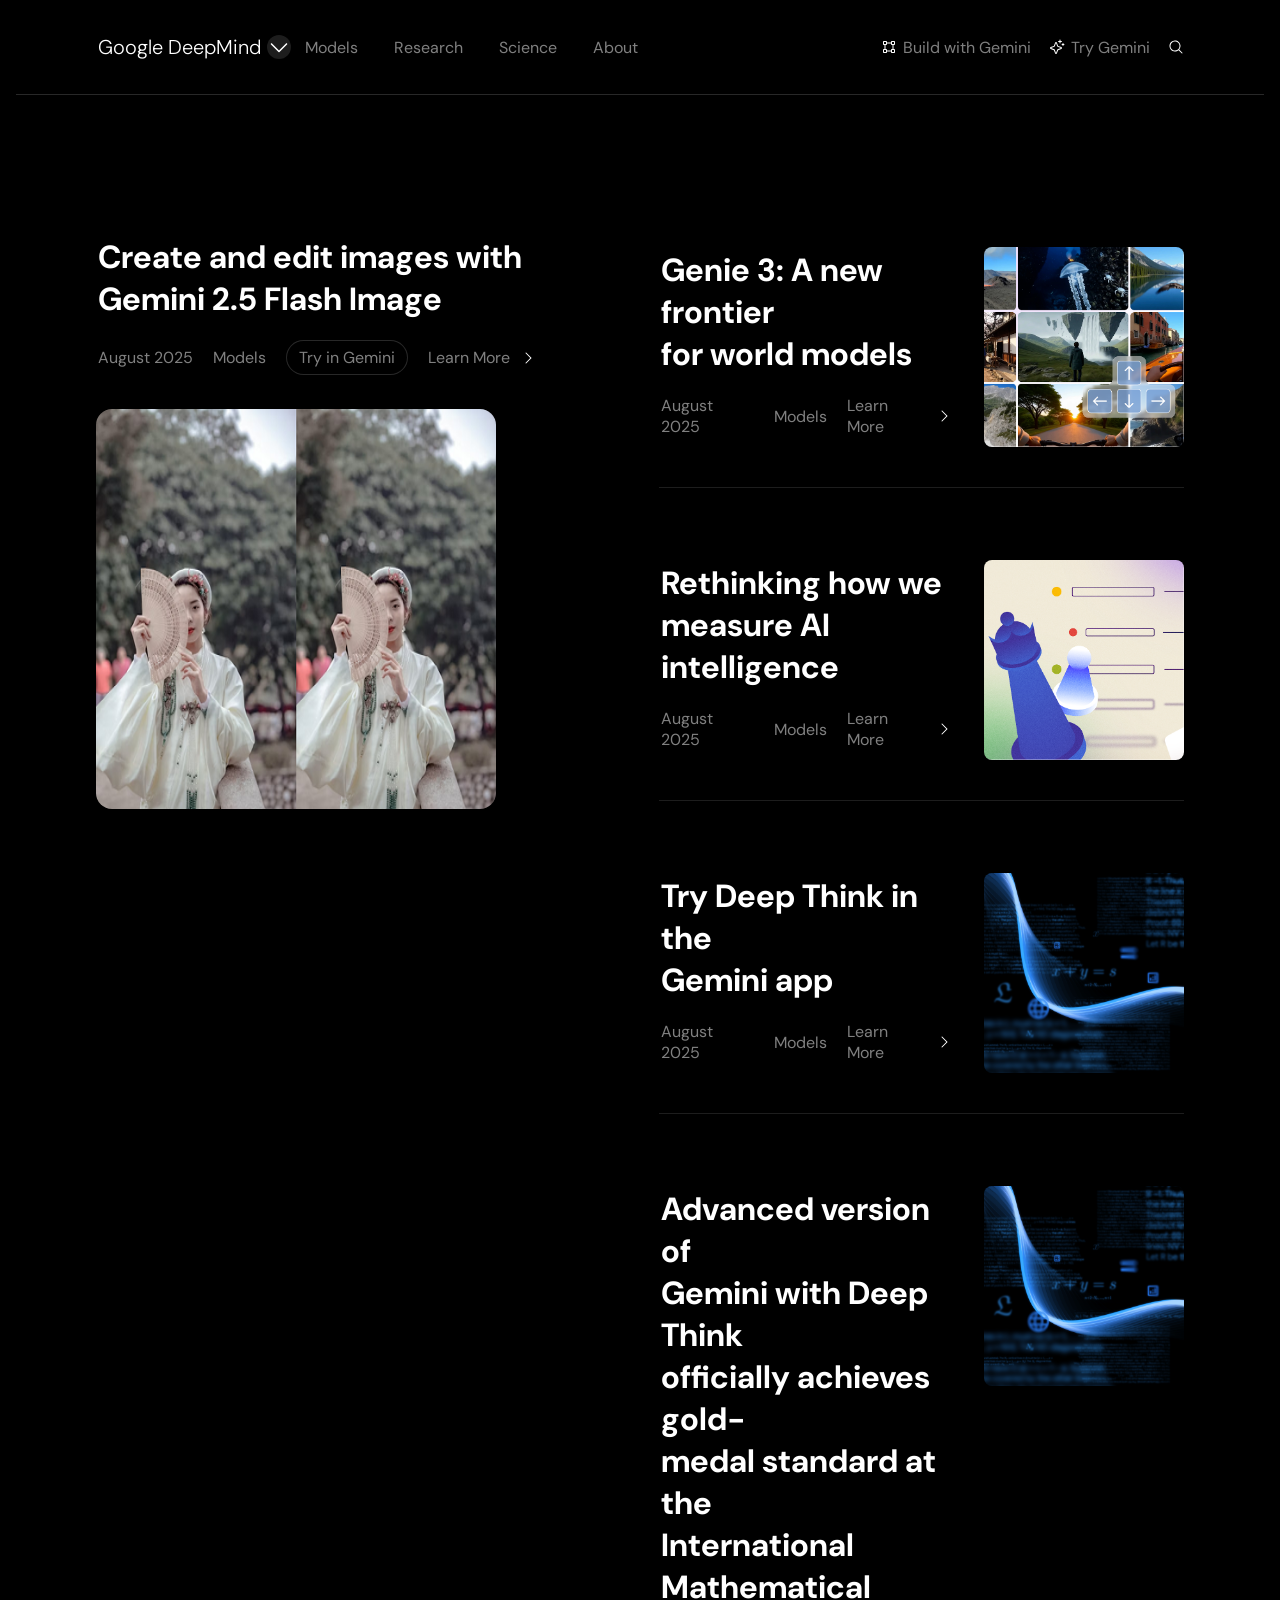
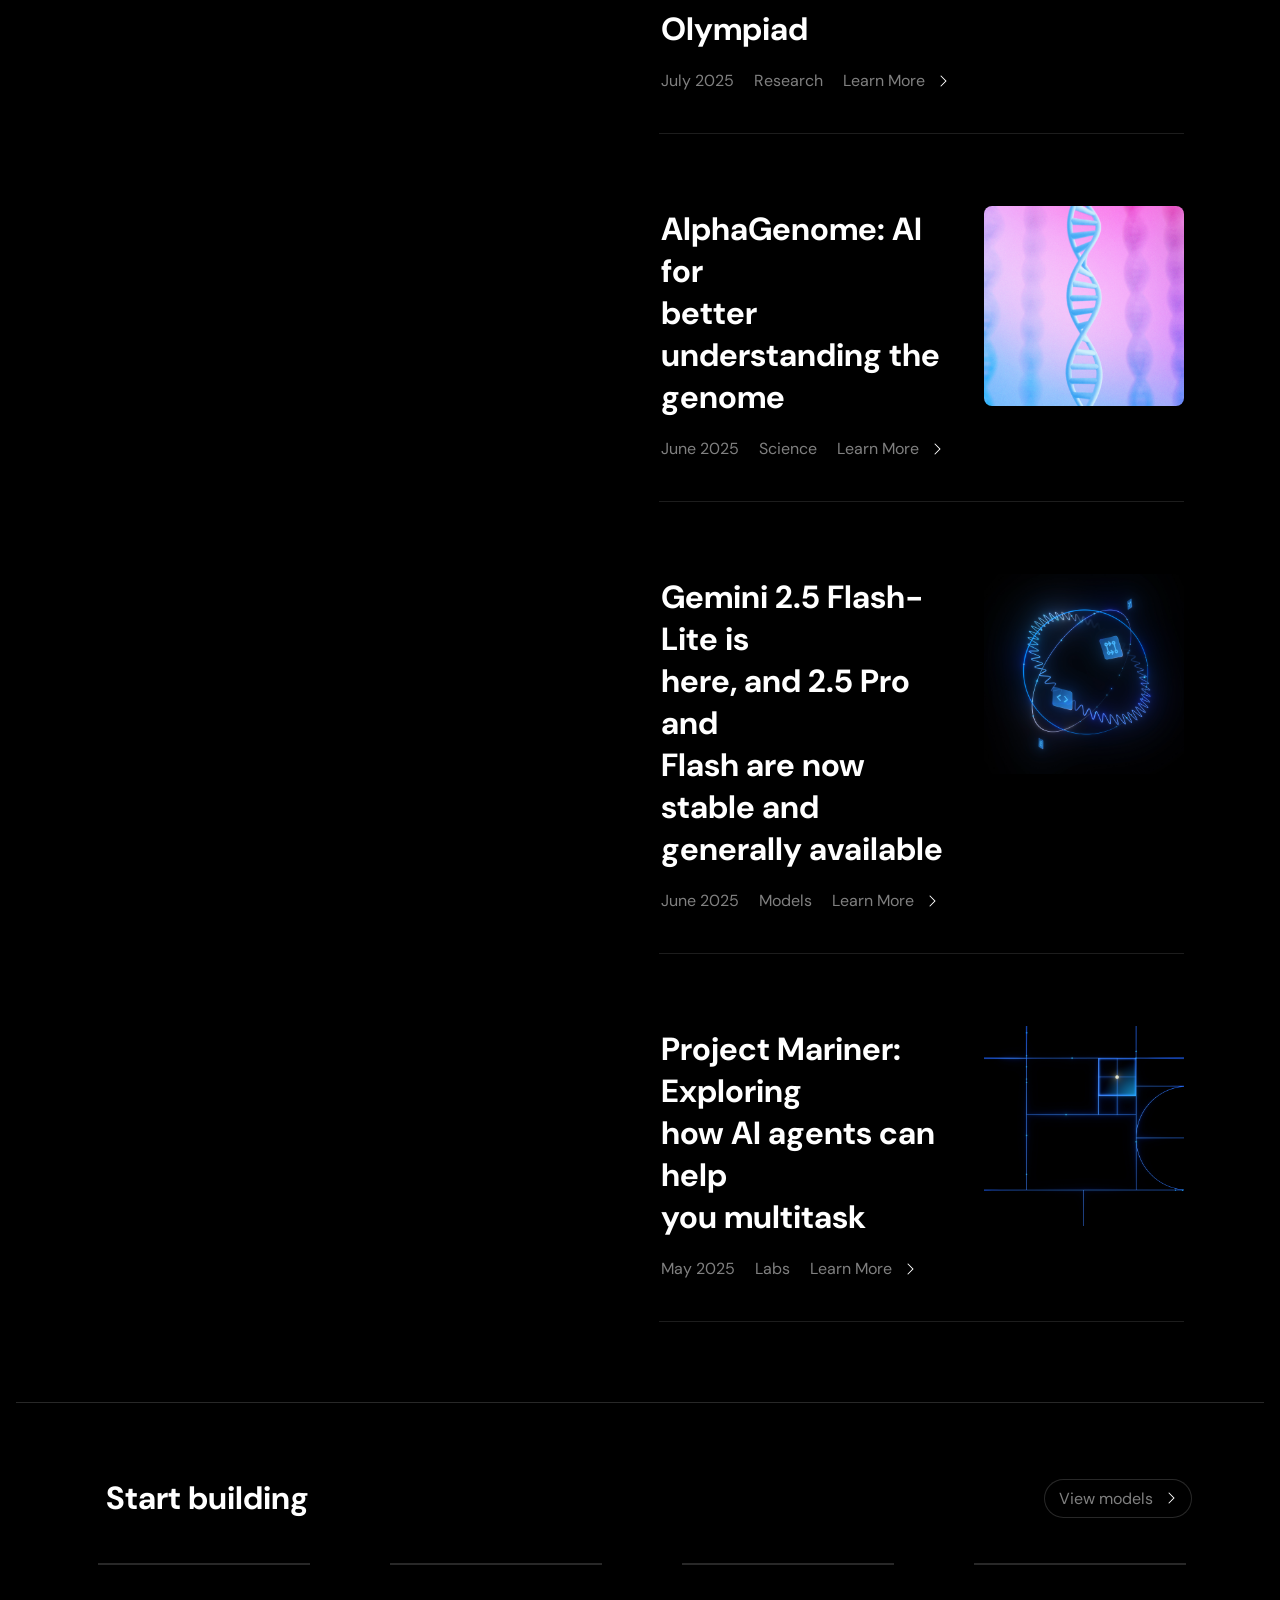
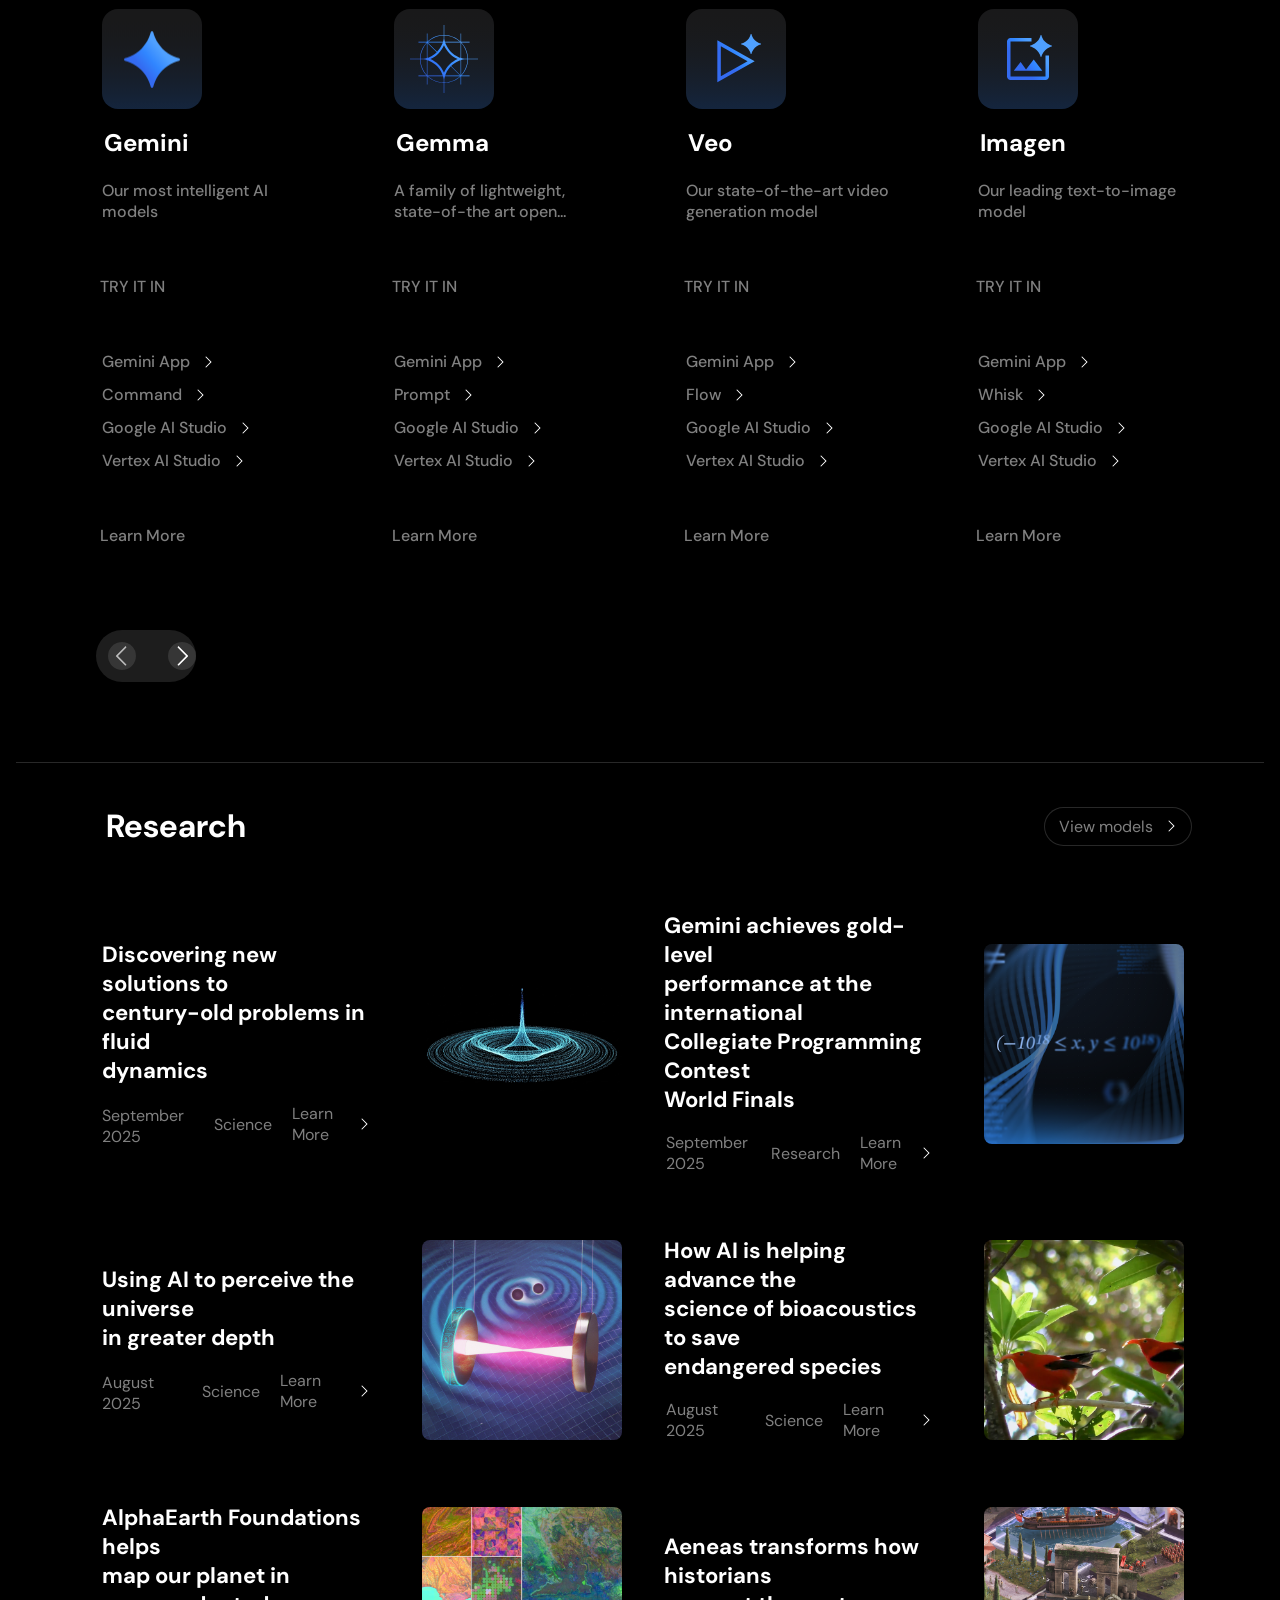
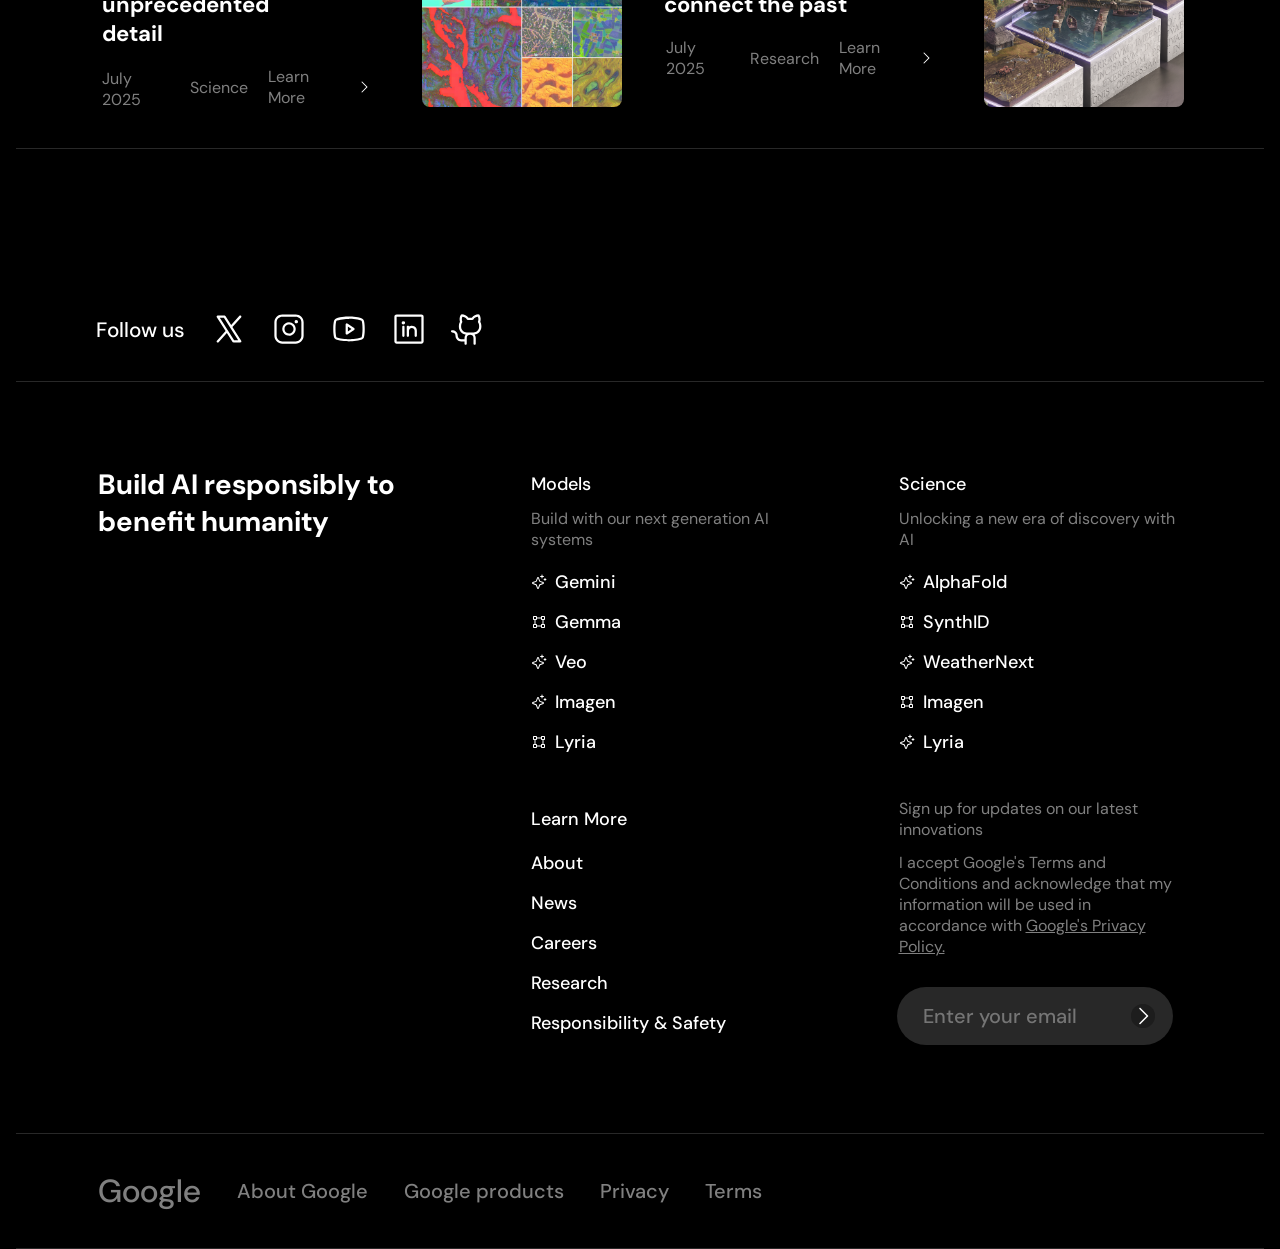
<file: deepmind.html>
<!DOCTYPE html>
<html lang="en">
  <head>
    <meta charset="UTF-8" />
    <meta name="viewport" content="width=device-width, initial-scale=1.0" />
    <link rel="stylesheet" href="deepmind.css" />
    <title>Google DeepMind</title>
  </head>
  <body>
    <nav class="navigation-main-container">
      <div class="left-nav-side">
        <div class="logo-left-nav-container">
          <a href="#"><h4>Google DeepMind</h4></a>
          <div class="sub-icon-container">
            <a href="#"><img src="./Deepmind/arrow down.svg" alt="icon" /></a>
          </div>
        </div>
        <div class="logo-right-nav-container">
          <a href="#"><p>Models</p></a>
          <a href="#"><p>Research</p></a>
          <a href="#"><p>Science</p></a>
          <a href="#"><p>About</p></a>
        </div>
      </div>
      <div class="right-nav-side">
        <div class="build-container">
          <div class="icon-container">
            <a href="#"><img src="./Deepmind/BoundingBox.svg" alt="icon" /></a>
          </div>
          <a href="#"><p>Build with Gemini</p></a>
        </div>
        <div class="try-container">
          <div class="icon-container">
            <a href="#"><img src="./Deepmind/Sparkle.svg" alt="icon" /></a>
          </div>
          <a href="#"><p>Try Gemini</p></a>
        </div>
        <div class="search-container">
          <div class="icon-container">
            <a href="#"
              ><img src="./Deepmind/MagnifyingGlass.svg" alt="icon"
            /></a>
          </div>
        </div>
      </div>
    </nav>
    <section class="hero-section">
      <div class="hero-container">
        <div class="left-hero-container">
          <div class="sub-heading-container">
            <h3>
              Create and edit images with <br />
              Gemini 2.5 Flash Image
            </h3>
            <div class="sub-minor-heading-container">
              <div><p>August 2025</p></div>
              <div><p>Models</p></div>
              <div class="learn-container">
                <a href="#"
                  ><p><span class="view-container">Try in Gemini</span></p></a
                >
              </div>
              <div class="learn-container">
                <a href="#"><p>Learn More</p></a>
                <div class="icon-container">
                  <a href="#"
                    ><img src="./Deepmind/CaretRight.svg" alt="icon"
                  /></a>
                </div>
              </div>
            </div>
          </div>
          <div class="image-container">
            <a href="#"><img src="./Deepmind/hero-image.png" alt="image" /></a>
          </div>
        </div>
        <div class="right-hero-container">
          <div class="right-hero-sub-container">
            <div class="right-heading-container">
              <h3>
                Genie 3: A new frontier <br />
                for world models
              </h3>
              <div class="sub-minor-heading-container">
                <div><p>August 2025</p></div>
                <div><p>Models</p></div>
                <div class="learn-container">
                  <a href="#"><p>Learn More</p></a>
                  <div class="icon-container">
                    <a href="#"
                      ><img src="./Deepmind/CaretRight.svg" alt="icon"
                    /></a>
                  </div>
                </div>
              </div>
            </div>
            <div class="right-heading-image-container">
              <a href="#"><img src="./Deepmind/image 1.png" alt="image" /></a>
            </div>
          </div>
          <div class="right-hero-sub-container">
            <div class="right-heading-container">
              <h3>
                Rethinking how we <br />
                measure AI intelligence
              </h3>
              <div class="sub-minor-heading-container">
                <div><p>August 2025</p></div>
                <div><p>Models</p></div>
                <div class="learn-container">
                  <a href="#"><p>Learn More</p></a>
                  <div class="icon-container">
                    <a href="#"
                      ><img src="./Deepmind/CaretRight.svg" alt="icon"
                    /></a>
                  </div>
                </div>
              </div>
            </div>
            <div class="right-heading-image-container">
              <a href="#"><img src="./Deepmind/image 2.png" alt="image" /></a>
            </div>
          </div>
          <div class="right-hero-sub-container">
            <div class="right-heading-container">
              <h3>
                Try Deep Think in the <br />
                Gemini app
              </h3>
              <div class="sub-minor-heading-container">
                <div><p>August 2025</p></div>
                <div><p>Models</p></div>
                <div class="learn-container">
                  <a href="#"><p>Learn More</p></a>
                  <div class="icon-container">
                    <a href="#"
                      ><img src="./Deepmind/CaretRight.svg" alt="icon"
                    /></a>
                  </div>
                </div>
              </div>
            </div>
            <div class="right-heading-image-container">
              <a href="#"><img src="./Deepmind/image 4.png" alt="image" /></a>
            </div>
          </div>
          <div class="right-hero-sub-container">
            <div class="right-heading-container">
              <h3>
                Advanced version of <br />
                Gemini with Deep Think <br />
                officially achieves gold- <br />
                medal standard at the <br />
                International <br />
                Mathematical Olympiad
              </h3>
              <div class="sub-minor-heading-container">
                <div><p>July 2025</p></div>
                <div><p>Research</p></div>
                <div class="learn-container">
                  <a href="#"><p>Learn More</p></a>
                  <div class="icon-container">
                    <a href="#"
                      ><img src="./Deepmind/CaretRight.svg" alt="icon"
                    /></a>
                  </div>
                </div>
              </div>
            </div>
            <div class="right-heading-image-container">
              <a href="#"><img src="./Deepmind/image 12.png" alt="image" /></a>
            </div>
          </div>
          <div class="right-hero-sub-container">
            <div class="right-heading-container">
              <h3>
                AlphaGenome: AI for <br />
                better understanding the <br />
                genome
              </h3>
              <div class="sub-minor-heading-container">
                <div><p>June 2025</p></div>
                <div><p>Science</p></div>
                <div class="learn-container">
                  <a href="#"><p>Learn More</p></a>
                  <div class="icon-container">
                    <a href="#"
                      ><img src="./Deepmind/CaretRight.svg" alt="icon"
                    /></a>
                  </div>
                </div>
              </div>
            </div>
            <div class="right-heading-image-container">
              <a href="#"><img src="./Deepmind/image 5.png" alt="image" /></a>
            </div>
          </div>
          <div class="right-hero-sub-container">
            <div class="right-heading-container">
              <h3>
                Gemini 2.5 Flash-Lite is <br />
                here, and 2.5 Pro and <br />
                Flash are now stable and <br />
                generally available
              </h3>
              <div class="sub-minor-heading-container">
                <div><p>June 2025</p></div>
                <div><p>Models</p></div>
                <div class="learn-container">
                  <a href="#"><p>Learn More</p></a>
                  <div class="icon-container">
                    <a href="#"
                      ><img src="./Deepmind/CaretRight.svg" alt="icon"
                    /></a>
                  </div>
                </div>
              </div>
            </div>
            <div class="right-heading-image-container">
              <a href="#"><img src="./Deepmind/image 13.png" alt="image" /></a>
            </div>
          </div>
          <div class="right-hero-sub-container">
            <div class="right-heading-container">
              <h3>
                Project Mariner: Exploring <br />
                how AI agents can help <br />
                you multitask
              </h3>
              <div class="sub-minor-heading-container">
                <div><p>May 2025</p></div>
                <div><p>Labs</p></div>
                <div class="learn-container">
                  <a href="#"><p>Learn More</p></a>
                  <div class="icon-container">
                    <a href="#"
                      ><img src="./Deepmind/CaretRight.svg" alt="icon"
                    /></a>
                  </div>
                </div>
              </div>
            </div>
            <div class="right-heading-image-container">
              <a href="#"><img src="./Deepmind/image 14.png" alt="image" /></a>
            </div>
          </div>
        </div>
      </div>
    </section>
    <section class="second-section">
      <div class="second-section-heading">
        <div><h3>Start building</h3></div>
        <div class="view-container">
          <a href="#"><p>View models</p></a>
          <div class="icon-container">
            <a href="#"><img src="./Deepmind/CaretRight.svg" alt="icon" /></a>
          </div>
        </div>
      </div>
      <div class="second-section-main">
        <div class="card-container">
          <div class="secondary-container">
            <div class="primary-container">
              <div class="medium-icon-container">
                <img src="./Deepmind/icon 1.png" alt="icon" />
              </div>
              <h2>Gemini</h2>
            </div>
            <p>
              Our most intelligent AI<br />
              models
            </p>
          </div>
          <p>TRY IT IN</p>
          <div class="tertiary-container">
            <div class="learn-container">
              <p><a href="#">Gemini App</a></p>
              <div class="icon-container">
                <a href="#"
                  ><img src="./Deepmind/CaretRight.svg" alt="icon"
                /></a>
              </div>
            </div>
            <div class="learn-container">
              <p><a href="#">Command</a></p>
              <div class="icon-container">
                <a href="#"
                  ><img src="./Deepmind/CaretRight.svg" alt="icon"
                /></a>
              </div>
            </div>
            <div class="learn-container">
              <p><a href="#">Google AI Studio</a></p>
              <div class="icon-container">
                <a href="#"
                  ><img src="./Deepmind/CaretRight.svg" alt="icon"
                /></a>
              </div>
            </div>
            <div class="learn-container">
              <p><a href="#">Vertex AI Studio</a></p>
              <div class="icon-container">
                <a href="#"
                  ><img src="./Deepmind/CaretRight.svg" alt="icon"
                /></a>
              </div>
            </div>
          </div>
          <div class="learn-container">
            <p><a href="#">Learn More</a></p>
          </div>
        </div>
        <div class="card-container">
          <div class="secondary-container">
            <div class="primary-container">
              <div class="medium-icon-container">
                <a href="#"><img src="./Deepmind/icon 2.png" alt="icon" /></a>
              </div>
              <h2>Gemma</h2>
            </div>
            <p>
              A family of lightweight,<br />
              state-of-the art open...
            </p>
          </div>
          <p>TRY IT IN</p>
          <div class="tertiary-container">
            <div class="learn-container">
              <p><a href="#">Gemini App</a></p>
              <div class="icon-container">
                <a href="#"
                  ><img src="./Deepmind/CaretRight.svg" alt="icon"
                /></a>
              </div>
            </div>
            <div class="learn-container">
              <p><a href="#">Prompt</a></p>
              <div class="icon-container">
                <a href="#"
                  ><img src="./Deepmind/CaretRight.svg" alt="icon"
                /></a>
              </div>
            </div>
            <div class="learn-container">
              <p><a href="#">Google AI Studio</a></p>
              <div class="icon-container">
                <a href="#"
                  ><img src="./Deepmind/CaretRight.svg" alt="icon"
                /></a>
              </div>
            </div>
            <div class="learn-container">
              <p><a href="#">Vertex AI Studio</a></p>
              <div class="icon-container">
                <a href="#"
                  ><img src="./Deepmind/CaretRight.svg" alt="icon"
                /></a>
              </div>
            </div>
          </div>
          <div class="learn-container">
            <p><a href="#">Learn More</a></p>
          </div>
        </div>
        <div class="card-container">
          <div class="secondary-container">
            <div class="primary-container">
              <div class="medium-icon-container">
                <a href="#"><img src="./Deepmind/icon 3.png" alt="icon" /></a>
              </div>
              <h2>Veo</h2>
            </div>
            <p>
              Our state-of-the-art video <br />
              generation model
            </p>
          </div>
          <p>TRY IT IN</p>
          <div class="tertiary-container">
            <div class="learn-container">
              <p><a href="#">Gemini App</a></p>
              <div class="icon-container">
                <a href="#"
                  ><img src="./Deepmind/CaretRight.svg" alt="icon"
                /></a>
              </div>
            </div>
            <div class="learn-container">
              <p><a href="#">Flow</a></p>
              <div class="icon-container">
                <a href="#"
                  ><img src="./Deepmind/CaretRight.svg" alt="icon"
                /></a>
              </div>
            </div>
            <div class="learn-container">
              <p><a href="#">Google AI Studio</a></p>
              <div class="icon-container">
                <a href="#"
                  ><img src="./Deepmind/CaretRight.svg" alt="icon"
                /></a>
              </div>
            </div>
            <div class="learn-container">
              <p><a href="#">Vertex AI Studio</a></p>
              <div class="icon-container">
                <a href="#"
                  ><img src="./Deepmind/CaretRight.svg" alt="icon"
                /></a>
              </div>
            </div>
          </div>
          <div class="learn-container">
            <p><a href="#">Learn More</a></p>
          </div>
        </div>
        <div class="card-container">
          <div class="secondary-container">
            <div class="primary-container">
              <div class="medium-icon-container">
                <a href="#"><img src="./Deepmind/icon 4.png" alt="icon" /></a>
              </div>
              <h2>Imagen</h2>
            </div>
            <p>
              Our leading text-to-image<br />
              model
            </p>
          </div>
          <p>TRY IT IN</p>
          <div class="tertiary-container">
            <div class="learn-container">
              <p><a href="#">Gemini App</a></p>
              <div class="icon-container">
                <a href="#"
                  ><img src="./Deepmind/CaretRight.svg" alt="icon"
                /></a>
              </div>
            </div>
            <div class="learn-container">
              <p><a href="#">Whisk</a></p>
              <div class="icon-container">
                <a href="#"
                  ><img src="./Deepmind/CaretRight.svg" alt="icon"
                /></a>
              </div>
            </div>
            <div class="learn-container">
              <p><a href="#">Google AI Studio</a></p>
              <div class="icon-container">
                <a href="#"
                  ><img src="./Deepmind/CaretRight.svg" alt="icon"
                /></a>
              </div>
            </div>
            <div class="learn-container">
              <p><a href="#">Vertex AI Studio</a></p>
              <div class="icon-container">
                <a href="#"
                  ><img src="./Deepmind/CaretRight.svg" alt="icon"
                /></a>
              </div>
            </div>
          </div>
          <div class="learn-container">
            <p><a href="#">Learn More</a></p>
          </div>
        </div>
      </div>
      <div class="horizontal-slide">
        <div class="icon-mini-container">
          <img src="./Deepmind/CaretLeft.svg" alt="icon" />
        </div>
        <div class="icon-mini-container">
          <img src="./Deepmind/CaretRight.svg" alt="icon" />
        </div>
      </div>
    </section>
    <section class="third-section">
      <div class="second-section-heading">
        <div><h3>Research</h3></div>
        <div class="view-container">
          <a href="#"><p>View models</p></a>
          <div class="icon-container">
            <a href="#"><img src="./Deepmind/CaretRight.svg" alt="icon" /></a>
          </div>
        </div>
      </div>
      <div class="third-section-main-container">
        <div class="left-third-section-container">
          <div class="third-section-heading-container">
            <h3>
              Discovering new solutions to <br />
              century-old problems in fluid <br />
              dynamics
            </h3>
            <div class="sub-minor-heading-container">
              <div>
                <p></p>
                <a href="#">September 2025</a>
              </div>
              <div>
                <p><a href="#">Science</a></p>
              </div>
              <div class="learn-container">
                <a href="#"><p>Learn More</p></a>
                <div class="icon-container">
                  <a href="#"
                    ><img src="./Deepmind/CaretRight.svg" alt="icon"
                  /></a>
                </div>
              </div>
            </div>
          </div>
          <div class="right-heading-image-container">
            <a href="#"><img src="./Deepmind/image 6.png" alt="image" /></a>
          </div>
        </div>
        <div class="right-third-section-container">
          <div class="third-section-heading-container">
            <h3>
              Gemini achieves gold-level <br />
              performance at the international <br />
              Collegiate Programming Contest <br />
              World Finals
            </h3>
            <div class="sub-minor-heading-container">
              <div>
                <p><a href="#">September 2025</a></p>
              </div>
              <div>
                <p><a href="#">Research</a></p>
              </div>
              <div class="learn-container">
                <a href="#"><p>Learn More</p></a>
                <div class="icon-container">
                  <a href="#"
                    ><img src="./Deepmind/CaretRight.svg" alt="icon"
                  /></a>
                </div>
              </div>
            </div>
          </div>
          <div class="right-heading-image-container">
            <a href="#"><img src="./Deepmind/image 7.png" alt="image" /></a>
          </div>
        </div>
      </div>
      <div class="third-section-main-container">
        <div class="left-third-section-container">
          <div class="third-section-heading-container">
            <h3>
              Using AI to perceive the universe <br />
              in greater depth
            </h3>
            <div class="sub-minor-heading-container">
              <div>
                <p></p>
                <a href="#">August 2025</a>
              </div>
              <div>
                <p><a href="#">Science</a></p>
              </div>
              <div class="learn-container">
                <a href="#"><p>Learn More</p></a>
                <div class="icon-container">
                  <a href="#"
                    ><img src="./Deepmind/CaretRight.svg" alt="icon"
                  /></a>
                </div>
              </div>
            </div>
          </div>
          <div class="right-heading-image-container">
            <a href="#"><img src="./Deepmind/image 8.png" alt="image" /></a>
          </div>
        </div>
        <div class="right-third-section-container">
          <div class="third-section-heading-container">
            <h3>
              How AI is helping advance the <br />
              science of bioacoustics to save <br />
              endangered species
            </h3>
            <div class="sub-minor-heading-container">
              <div>
                <p><a href="#">August 2025</a></p>
              </div>
              <div>
                <p><a href="#">Science</a></p>
              </div>
              <div class="learn-container">
                <a href="#"><p>Learn More</p></a>
                <div class="icon-container">
                  <a href="#"
                    ><img src="./Deepmind/CaretRight.svg" alt="icon"
                  /></a>
                </div>
              </div>
            </div>
          </div>
          <div class="right-heading-image-container">
            <a href="#"><img src="./Deepmind/image 9.png" alt="image" /></a>
          </div>
        </div>
      </div>
      <div class="third-section-main-container">
        <div class="left-third-section-container">
          <div class="third-section-heading-container">
            <h3>
              AlphaEarth Foundations helps <br />
              map our planet in unprecedented <br />
              detail
            </h3>
            <div class="sub-minor-heading-container">
              <div>
                <p></p>
                <a href="#">July 2025</a>
              </div>
              <div>
                <p><a href="#">Science</a></p>
              </div>
              <div class="learn-container">
                <a href="#"><p>Learn More</p></a>
                <div class="icon-container">
                  <a href="#"
                    ><img src="./Deepmind/CaretRight.svg" alt="icon"
                  /></a>
                </div>
              </div>
            </div>
          </div>
          <div class="right-heading-image-container">
            <a href="#"><img src="./Deepmind/image 10.png" alt="image" /></a>
          </div>
        </div>
        <div class="right-third-section-container">
          <div class="third-section-heading-container">
            <h3>
              Aeneas transforms how historians <br />
              connect the past
            </h3>
            <div class="sub-minor-heading-container">
              <div>
                <p><a href="#">July 2025</a></p>
              </div>
              <div>
                <p><a href="#">Research</a></p>
              </div>
              <div class="learn-container">
                <a href="#"><p>Learn More</p></a>
                <div class="icon-container">
                  <a href="#"
                    ><img src="./Deepmind/CaretRight.svg" alt="icon"
                  /></a>
                </div>
              </div>
            </div>
          </div>
          <div class="right-heading-image-container">
            <a href="#"><img src="./Deepmind/image 11.png" alt="image" /></a>
          </div>
        </div>
      </div>
    </section>
    <section class="fourth-section">
      <div class="social-media-container">
        <div><p>Follow us</p></div>
        <div class="social-media-icon-container">
          <img src="./Deepmind/XLogo.svg" alt="twitter" /><img
            src="./Deepmind/InstagramLogo.svg"
            alt="instagram"
          /><img src="./Deepmind/YoutubeLogo.svg" alt="youtube" />
          <img src="./Deepmind/LinkedinLogo.svg" alt="linkedin" /><img
            src="./Deepmind/GithubLogo.svg"
            alt="github"
          />
        </div>
      </div>
    </section>
    <section class="fifth-section">
      <div class="fifth-section-container">
        <div class="fifth-section-left-sub-heading-container">
          <h3>
            Build AI responsibly to <br />
            benefit humanity
          </h3>
        </div>
        <div class="sub-main-container">
          <div class="fifth-section-right-sub-heading-container">
            <div class="left-of-right-sub-heading-card-container">
              <div class="left-of-right-sub-heading-container">
                <h4>Models</h4>
                <p>Build with our next generation AI systems</p>
              </div>
              <div class="menu-icon-container">
                <div class="bottom-icon-container">
                  <div class="icon-container">
                    <img src="./Deepmind/Sparkle.svg" alt="icon" />
                  </div>
                  <h4><a href="#">Gemini</a></h4>
                </div>
                <div class="bottom-icon-container">
                  <div class="icon-container">
                    <img src="./Deepmind/BoundingBox.svg" alt="icon" />
                  </div>
                  <h4><a href="#">Gemma</a></h4>
                </div>
                <div class="bottom-icon-container">
                  <div class="icon-container">
                    <img src="./Deepmind/Sparkle.svg" alt="icon" />
                  </div>
                  <h4><a href="#">Veo</a></h4>
                </div>
                <div class="bottom-icon-container">
                  <div class="icon-container">
                    <img src="./Deepmind/Sparkle.svg" alt="icon" />
                  </div>
                  <h4><a href="#">Imagen</a></h4>
                </div>
                <div class="bottom-icon-container">
                  <div class="icon-container">
                    <img src="./Deepmind/BoundingBox.svg" alt="icon" />
                  </div>
                  <h4><a href="#">Lyria</a></h4>
                </div>
              </div>
            </div>
            <div class="left-of-right-sub-heading-card-container">
              <div class="left-of-right-sub-heading-container">
                <h4>Science</h4>
                <p>Unlocking a new era of discovery with AI</p>
              </div>
              <div class="menu-icon-container">
                <div class="bottom-icon-container">
                  <div class="icon-container">
                    <img src="./Deepmind/Sparkle.svg" alt="icon" />
                  </div>
                  <h4><a href="#">AlphaFold</a></h4>
                </div>
                <div class="bottom-icon-container">
                  <div class="icon-container">
                    <img src="./Deepmind/BoundingBox.svg" alt="icon" />
                  </div>
                  <h4><a href="#">SynthID</a></h4>
                </div>
                <div class="bottom-icon-container">
                  <div class="icon-container">
                    <img src="./Deepmind/Sparkle.svg" alt="icon" />
                  </div>
                  <h4><a href="#">WeatherNext</a></h4>
                </div>
                <div class="bottom-icon-container">
                  <div class="icon-container">
                    <img src="./Deepmind/BoundingBox.svg" alt="icon" />
                  </div>
                  <h4><a href="#">Imagen</a></h4>
                </div>
                <div class="bottom-icon-container">
                  <div class="icon-container">
                    <img src="./Deepmind/Sparkle.svg" alt="icon" />
                  </div>
                  <h4><a href="#">Lyria</a></h4>
                </div>
              </div>
            </div>
          </div>
          <div class="fifth-section-right-sub-heading-container">
            <div class="left-of-right-sub-heading-card-container">
              <div class="left-of-right-sub-heading-container">
                <h4>Learn More</h4>
              </div>
              <div class="menu-icon-container">
                <div class="bottom-icon-container">
                  <h4><a href="#">About</a></h4>
                </div>
                <div class="bottom-icon-container">
                  <h4><a href="#">News</a></h4>
                </div>
                <div class="bottom-icon-container">
                  <h4><a href="#">Careers</a></h4>
                </div>
                <div class="bottom-icon-container">
                  <h4><a href="#">Research</a></h4>
                </div>
                <div class="bottom-icon-container">
                  <h4><a href="#">Responsibility & Safety</a></h4>
                </div>
              </div>
            </div>
            <div class="left-of-right-sub-heading-card-container">
              <div class="left-of-right-sub-heading-container">
                <p class="sign-up">
                  Sign up for updates on our latest innovations
                </p>
                <p class="google-privacy">
                  I accept Google's Terms and Conditions and acknowledge that my
                  information will be used in accordance with
                  <a href="#">Google's Privacy Policy.</a>
                </p>
              </div>
              <form class="subscription-form" action="">
                <input
                  type="text"
                  name="subscribe"
                  id="subscribe"
                  placeholder="Enter your email"
                />
                <div class="sub-icon-container">
                  <img src="./Deepmind/CaretRight.svg" alt="icon" />
                </div>
              </form>
            </div>
          </div>
        </div>
      </div>
    </section>
    <footer class="footer">
      <div class="google-footer">
        <div><h2>Google</h2></div>
        <div>
          <h3><a href="#">About Google</a></h3>
        </div>
        <div>
          <h3><a href="#">Google products</a></h3>
        </div>
        <div>
          <h3><a href="#">Privacy</a></h3>
        </div>
        <div>
          <h3><a href="#">Terms</a></h3>
        </div>
      </div>
    </footer>
  </body>
</html>
</file>
<file: deepmind.css>
@import url("https://fonts.googleapis.com/css2?family=Archivo:ital,wght@0,100..900;1,100..900&family=DM+Mono:ital,wght@0,300;0,400;0,500;1,300;1,400;1,500&family=DM+Sans:ital,opsz,wght@0,9..40,100..1000;1,9..40,100..1000&family=Inter:ital,opsz,wght@0,14..32,100..900;1,14..32,100..900&family=Libre+Baskerville:ital,wght@0,400;0,700;1,400&family=Libre+Bodoni:ital,wght@0,400..700;1,400..700&family=Noto+Serif+Old+Uyghur&family=Play:wght@400;700&family=Playfair+Display:ital,wght@0,400..900;1,400..900&family=Poppins:ital,wght@0,100;0,200;0,300;0,400;0,500;0,600;0,700;0,800;0,900;1,100;1,200;1,300;1,400;1,500;1,600;1,700;1,800;1,900&family=Roboto:ital,wght@0,100;0,300;0,400;0,500;0,700;0,900;1,100;1,300;1,400;1,500;1,700;1,900&family=Work+Sans:ital,wght@0,100..900;1,100..900&display=swap");

* {
  margin: 0;
  padding: 0;
  font-family: "DM Sans", sans-serif;
  letter-spacing: normal;
  line-height: normal;
  background-color: #000;
}

/* Global Navigation Styling */

.navigation-main-container {
  width: 85%;
  height: auto;
  margin: 0 auto;
  padding: 2rem 5rem;
  display: flex;
  flex-direction: row;
  justify-content: space-between;
  align-items: center;
  background-color: #000;
  border-bottom: 0.125px solid #d5d5d530;
  position: sticky;
  top: 0;
}

.left-nav-side {
  width: 50%;
  height: auto;
  display: flex;
  flex-direction: row;
  justify-content: flex-start;
  align-items: center;
}

.logo-left-nav-container {
  width: 100%;
  height: auto;
  display: flex;
  flex-direction: row;
  justify-content: flex-start;
  align-items: center;
  gap: 0.25rem;
}

.icon-container,
.icon-container img {
  width: 16px;
  height: 16px;
}

.logo-left-nav-container h4 {
  font-size: 1.25rem;
  font-weight: 300;
  color: #fff;
  padding: 0.125rem;
}

.logo-left-nav-container a {
  text-decoration: none;
}

.logo-right-nav-container {
  width: 100%;
  height: auto;
  display: flex;
  flex-direction: row;
  justify-content: center;
  align-items: flex-end;
  gap: 2rem;
}

.logo-right-nav-container p {
  font-size: 1rem;
  font-weight: 400;
  color: #d5d5d599;
  padding: 0.125rem;
}

.logo-right-nav-container a {
  text-decoration: none;
}

.right-nav-side {
  width: 50%;
  height: auto;
  display: flex;
  flex-direction: row;
  justify-content: flex-end;
  align-items: center;
  gap: 1rem;
}

.build-container {
  width: fit-content;
  height: auto;
  display: flex;
  flex-direction: row;
  justify-content: flex-start;
  align-items: center;
  gap: 0.25rem;
}

.build-container p {
  font-size: 1rem;
  font-weight: 400;
  color: #d5d5d598;
  padding: 0.125rem;
}

.build-container a {
  text-decoration: none;
}

.try-container {
  width: fit-content;
  height: auto;
  display: flex;
  flex-direction: row;
  justify-content: center;
  align-items: center;
  gap: 0.25rem;
}

.try-container p {
  font-size: 1rem;
  font-weight: 400;
  color: #d5d5d598;
  padding: 0.125rem;
}

.try-container a {
  text-decoration: none;
}

.search-container {
  width: fit-content;
  height: auto;
  display: flex;
  flex-direction: row;
  justify-content: flex-end;
  align-items: center;
  gap: 0.5rem;
}

.search-container a {
  text-decoration: none;
}

/* Hero Section Styling */

.hero-section {
  width: 85%;
  height: auto;
  margin: 2rem auto;
  padding: 2rem 5rem;
  display: flex;
  flex-direction: column;
  justify-content: center;
  align-items: flex-start;
  background-color: #000;
  border-bottom: 0.125px solid #d5d5d530;
  position: relative;
}

.hero-container {
  width: 100%;
  height: auto;
  margin: 3rem auto;
  display: flex;
  flex-direction: row;
  justify-content: space-between;
  align-items: center;
}

.left-hero-container {
  width: 75%;
  height: auto;
  display: flex;
  flex-direction: column;
  justify-content: center;
  align-items: flex-start;
  gap: 2rem;
  padding-bottom: 1rem;
  position: sticky;
  bottom: 75px;
  left: 0;
}

.sub-heading-container {
  width: 100%;
  height: auto;
  display: flex;
  flex-direction: column;
  justify-content: center;
  align-items: flex-start;
  gap: 1rem;
}

.learn-container {
  width: fit-content;
  height: auto;
  display: flex;
  flex-direction: row;
  justify-content: flex-start;
  align-items: center;
  gap: 0.5rem;
}

.learn-container a {
  text-decoration: none;
  color: #d5d5d599;
}

.sub-heading-container h3 {
  font-size: 2rem;
  font-weight: 700;
  padding: 0.125rem;
  color: #fff;
}

.sub-minor-heading-container {
  width: 100%;
  height: auto;
  display: flex;
  flex-direction: row;
  justify-content: flex-start;
  align-items: center;
  gap: 1rem;
}

.sub-minor-heading-container p {
  font-size: 1rem;
  font-weight: 400;
  padding: 0.125rem;
  color: #d5d5d599;
}

.image-container,
.image-container img {
  width: 400px;
  height: 400px;
  display: flex;
  flex-direction: column;
  justify-content: center;
  align-items: flex-start;
  border-radius: 16px;
}

/* Right Hero Container Styling */

.right-hero-container {
  width: 70%;
  height: auto;
  display: flex;
  flex-direction: column;
  justify-content: center;
  align-items: flex-start;
  gap: 2rem;
  position: sticky;
  top: 0;
}

.right-hero-sub-container {
  width: 100%;
  height: auto;
  display: flex;
  flex-direction: row;
  justify-content: flex-start;
  align-items: flex-start;
  gap: 2rem;
  padding: 2.5rem 0;
  border-bottom: 0.125px solid #d5d5d523;
}

.right-heading-container {
  width: 100%;
  height: auto;
  display: flex;
  flex-direction: column;
  justify-content: center;
  align-items: flex-start;
  gap: 1rem;
}

.right-heading-container h3 {
  font-size: 2rem;
  font-weight: 700;
  color: #fff;
  padding: 0.125rem;
}

.sub-minor-heading-container {
  width: 100%;
  height: auto;
  display: flex;
  flex-direction: row;
  justify-content: flex-start;
  align-items: center;
  gap: 1rem;
}

.right-heading-image-container,
.right-heading-image-container img {
  width: 200px;
  height: 200px;
  border-radius: 8px;
}

/* Second Section Styling */

.second-section {
  width: 85%;
  height: auto;
  margin: 0 auto;
  padding: 2rem 5rem;
  display: flex;
  flex-direction: column;
  justify-content: center;
  align-items: flex-start;
  gap: 2rem;
  border-bottom: 0.125px solid #d5d5d530;
}

.second-section-heading {
  width: 100%;
  height: auto;
  padding: 0.5rem;
  display: flex;
  flex-direction: row;
  justify-content: space-between;
  align-items: center;
}

.second-section-heading h3 {
  font-size: 2rem;
  font-weight: 700;
  padding: 0.125rem;
  color: #fff;
}

.second-section-heading p {
  font-size: 1rem;
  font-weight: 400;
  padding: 0.125rem;
  color: #d5d5d599;
}

.view-container {
  width: fit-content;
  height: auto;
  padding: 0.125rem;
  display: flex;
  flex-direction: row;
  justify-content: flex-start;
  align-items: center;
  gap: 0.5rem;
}

.view-container a {
  text-decoration: none;
}

.view-container {
  border: 0.25px solid #d5d5d530;
  padding: 6px 12px;
  border-radius: 100px;
}

.second-section-main {
  width: 100%;
  height: auto;
  padding: 0.125rem;
  display: flex;
  flex-direction: row;
  justify-content: space-between;
  align-items: center;
  column-gap: 5rem;
}

.card-container {
  width: 45%;
  height: auto;
  padding-top: 2.5rem;
  display: flex;
  flex-direction: column;
  justify-content: center;
  align-items: flex-start;
  gap: 3rem;
  border-top: 0.125rem solid #d5d5d530;
}

.tertiary-container {
  width: 100%;
  height: auto;
  padding: 0.125rem;
  display: flex;
  flex-direction: column;
  justify-content: center;
  align-items: flex-start;
  gap: 0.5rem;
}

.secondary-container {
  width: 100%;
  height: auto;
  padding: 0.125rem;
  display: flex;
  flex-direction: column;
  justify-content: center;
  align-items: flex-start;
  gap: 1rem;
}

.primary-container {
  width: 100%;
  height: auto;
  padding: 0.125rem;
  display: flex;
  flex-direction: column;
  justify-content: center;
  align-items: flex-start;
  gap: 1rem;
}

.medium-icon-container,
.medium-icon-container img {
  width: 100px;
  height: 100px;
  border-radius: 16px;
}

.primary-container h2 {
  font-size: 1.5rem;
  font-weight: 700;
  color: #fff;
  padding: 0.125rem;
}

.secondary-container p,
.card-container p {
  font-size: 1rem;
  font-weight: 500;
  color: #d5d5d599;
  padding: 0.125rem;
}

.horizontal-slide {
  width: 7%;
  height: auto;
  padding: 0.75rem;
  margin-top: 3rem;
  margin-bottom: 3rem;
  display: flex;
  flex-direction: row;
  justify-content: space-between;
  align-items: center;
  column-gap: 2rem;
  border-radius: 100rem;
  background-color: #d5d5d523;
}

.icon-mini-container,
.icon-mini-container img {
  width: 28px;
  height: 28px;
  border-radius: 100rem;
}

.icon-mini-container img {
  background-color: #d5d5d540;
}

/* Third Section Styling */

.third-section {
  width: 85%;
  height: auto;
  margin: 0 auto;
  padding: 2rem 5rem;
  display: flex;
  flex-direction: column;
  justify-content: center;
  align-items: flex-start;
  row-gap: 3rem;
  border-bottom: 0.125px solid #d5d5d530;
}

.third-section-main-container {
  width: 100%;
  height: auto;
  padding: 0.125rem;
  display: flex;
  flex-direction: row;
  justify-content: space-between;
  align-items: center;
}

.third-section-heading-container {
  width: 100%;
  height: auto;
  padding: 0.125rem;
  display: flex;
  flex-direction: column;
  justify-content: center;
  align-items: flex-start;
  row-gap: 1rem;
}

.third-section-heading-container h3 {
  font-size: 1.38rem;
  font-family: 700;
  color: #fff;
}

.left-third-section-container {
  width: 48%;
  height: auto;
  padding: 0.125rem;
  display: flex;
  flex-direction: row;
  justify-content: space-between;
  align-items: center;
  row-gap: 1rem;
  column-gap: 3rem;
}

.right-third-section-container {
  width: 48%;
  height: auto;
  padding: 0.125rem;
  display: flex;
  flex-direction: row;
  justify-content: space-between;
  align-items: center;
  row-gap: 1rem;
  column-gap: 3rem;
}

.sub-minor-heading-container a {
  text-decoration: none;
  color: #d5d5d599;
}

/* Fourth Section Styling */

.fourth-section {
  width: 85%;
  height: auto;
  margin: 0 auto;
  padding: 10rem 5rem 2rem 5rem;
  display: flex;
  flex-direction: column;
  justify-content: center;
  align-items: flex-end;
  row-gap: 3rem;
  border-bottom: 0.125px solid #d5d5d530;
}

.social-media-container {
  width: 100%;
  height: auto;
  padding: 0.125rem;
  display: flex;
  flex-direction: row;
  justify-content: flex-start;
  align-items: center;
  gap: 1.5rem;
}

.social-media-icon-container {
  width: 36px;
  height: 36px;
  display: flex;
  flex-direction: row;
  justify-content: flex-start;
  align-items: center;
  column-gap: 1.5rem;
}

.social-media-icon-container img {
  width: 36px;
  height: 36px;
}

.social-media-container p {
  font-size: 1.3rem;
  font-weight: 500;
  color: #fff;
  padding: 0.125rem;
}

/* Fifth Section Styling */

.fifth-section {
  width: 85%;
  height: auto;
  margin: 0 auto;
  padding: 5rem 5rem;
  display: flex;
  flex-direction: column;
  justify-content: flex-start;
  align-items: center;
  row-gap: 3rem;
  border-bottom: 0.125px solid #d5d5d530;
}

.fifth-section-container {
  width: 100%;
  height: auto;
  padding: 0.125rem;
  display: flex;
  flex-direction: row;
  justify-content: space-between;
  align-items: flex-start;
  column-gap: 2rem;
}

.fifth-section-left-sub-heading-container {
  width: 60%;
  height: auto;
  padding: 0.125rem;
  display: flex;
  flex-direction: column;
  justify-content: flex-start;
  align-items: flex-start;
}

.fifth-section-right-sub-heading-container {
  width: 100%;
  height: auto;
  padding: 0.125rem;
  display: flex;
  flex-direction: row;
  justify-content: space-between;
  align-items: center;
  row-gap: 1rem;
  column-gap: 5rem;
}

.left-of-right-sub-heading-card-container {
  width: 100%;
  height: auto;
  padding: 0.125rem;
  display: flex;
  flex-direction: column;
  justify-content: center;
  align-items: flex-start;
  row-gap: 1rem;
}

.left-of-right-sub-heading-container {
  width: 100%;
  height: auto;
  padding: 0.125rem;
  display: flex;
  flex-direction: column;
  justify-content: space-between;
  align-items: flex-start;
  row-gap: 0.75rem;
  column-gap: 5rem;
}

.fifth-section-container h4 {
  font-size: 1.125rem;
  font-weight: 500;
  color: #fff;
}

.fifth-section-container h3 {
  font-size: 1.75rem;
  font-weight: 700;
  color: #fff;
}

.fifth-section-container p {
  font-size: 1rem;
  font-weight: 400;
  color: #d5d5d599;
}

.bottom-icon-container {
  width: fit-content;
  height: auto;
  display: flex;
  flex-direction: row;
  justify-items: flex-start;
  align-items: center;
  gap: 0.5rem;
}

.menu-icon-container {
  width: 100%;
  height: auto;
  padding: 0.125rem;
  display: flex;
  flex-direction: column;
  justify-content: center;
  align-items: flex-start;
  gap: 1rem;
}

.sub-main-container {
  width: 100%;
  height: auto;
  padding: 0.125rem;
  display: flex;
  flex-direction: column;
  justify-content: flex-end;
  align-items: center;
  row-gap: 2rem;
}

.menu-icon-container a {
  text-decoration: none;
  color: #fff;
}

.left-of-right-sub-heading-container a {
  color: #d5d5d599;
}

.left-of-right-sub-heading-container .sign-up {
  font-size: 1rem;
  font-weight: 400;
  color: #d5d5d599;
}

.left-of-right-sub-heading-container .google-privacy {
  font-size: 1rem;
  font-weight: 400;
  color: #d5d5d599;
}

.subscription-form {
  width: 85%;
  height: auto;
  padding: 0.5rem 1.125rem;
  margin-top: 0.75rem;
  display: flex;
  flex-direction: row;
  justify-content: flex-start;
  align-items: center;
  column-gap: 0.5rem;
  border-radius: 100rem;
  background-color: #d5d5d530;
}

.subscription-form input {
  width: 100%;
  height: auto;
  padding: 0.5rem;
  display: flex;
  flex-direction: row;
  justify-content: flex-start;
  align-items: center;
  background-color: transparent;
  border: none;
  font-size: 1.25rem;
  font-weight: 500;
  color: #d5d5d530;
}

.sub-icon-container,
.sub-icon-container img {
  width: 24px;
  height: 24px;
  border-radius: 100rem;
}

.sub-icon-container img {
  background-color: #d5d5d523;
}

/* Footer Section Styling */

.footer {
  width: 85%;
  height: auto;
  margin: 0 auto;
  padding: 2rem 5rem;
  display: flex;
  flex-direction: column;
  justify-content: flex-start;
  align-items: center;
  row-gap: 3rem;
  border-bottom: 0.125px solid #d5d5d530;
}

.google-footer {
  width: 100%;
  height: auto;
  padding: 0.125rem;
  display: flex;
  flex-direction: row;
  justify-content: flex-start;
  align-items: center;
  column-gap: 2rem;
}

.google-footer h2 {
  font-size: 2rem;
  font-weight: 500;
  color: #d5d5d599;
  padding: 0.125rem;
}

.google-footer h3 {
  font-size: 1.25rem;
  font-weight: 500;
  color: #d5d5d599;
  padding: 0.125rem;
}

.google-footer a {
  text-decoration: none;
  color: #d5d5d599;
}
</file>
